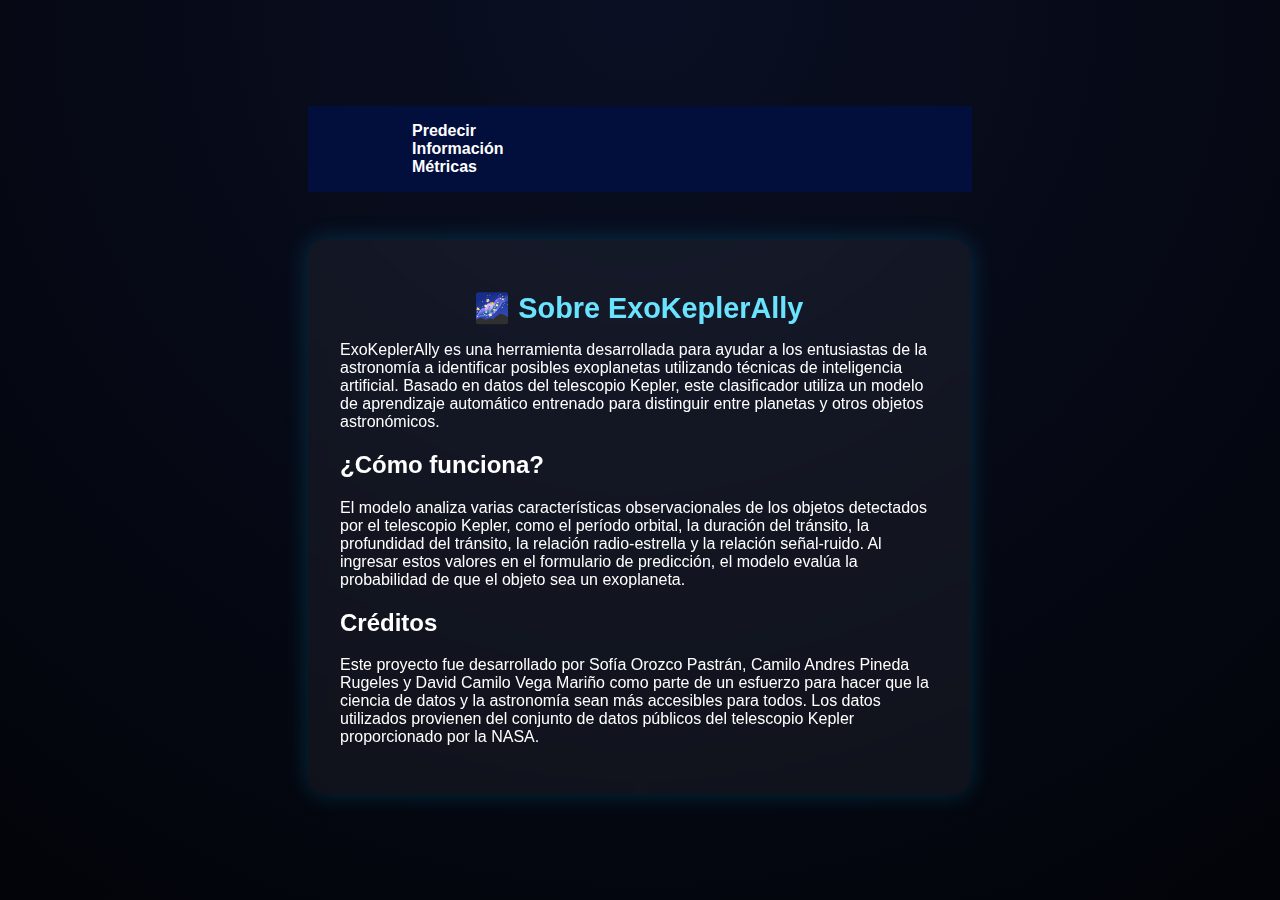
<file: info.html>
<!DOCTYPE html>
<html lang="es">
<head>
  <meta charset="UTF-8">
  <title>Info 🚀</title>
  <meta name="viewport" content="width=device-width, initial-scale=1.0, maximum-scale=1.0, user-scalable=no">
  <link rel="stylesheet" href="CSS/styles.css">
</head>
<body>
  <nav class="barra-nav">
    <ul>
      <li><a href="index.html">Predecir</a></li>
      <li><a href="info.html">Información</a></li>
      <li><a href="metricas.html">Métricas</a></li>
    </ul>
  </nav>

  <div class="container">
    <h1>🌌 Sobre ExoKeplerAlly</h1>
    <p>ExoKeplerAlly es una herramienta desarrollada para ayudar a los entusiastas de la astronomía a identificar posibles exoplanetas utilizando técnicas de inteligencia artificial. Basado en datos del telescopio Kepler, este clasificador utiliza un modelo de aprendizaje automático entrenado para distinguir entre planetas y otros objetos astronómicos.</p>

    <h2>¿Cómo funciona?</h2>
    <p>El modelo analiza varias características observacionales de los objetos detectados por el telescopio Kepler, como el período orbital, la duración del tránsito, la profundidad del tránsito, la relación radio-estrella y la relación señal-ruido. Al ingresar estos valores en el formulario de predicción, el modelo evalúa la probabilidad de que el objeto sea un exoplaneta.</p>

    <h2>Créditos</h2>
    <p>Este proyecto fue desarrollado por Sofía Orozco Pastrán, Camilo Andres Pineda Rugeles y David Camilo Vega Mariño como parte de un esfuerzo para hacer que la ciencia de datos y la astronomía sean más accesibles para todos. Los datos utilizados provienen del conjunto de datos públicos del telescopio Kepler proporcionado por la NASA.</p>
</body>
</html>
</file>
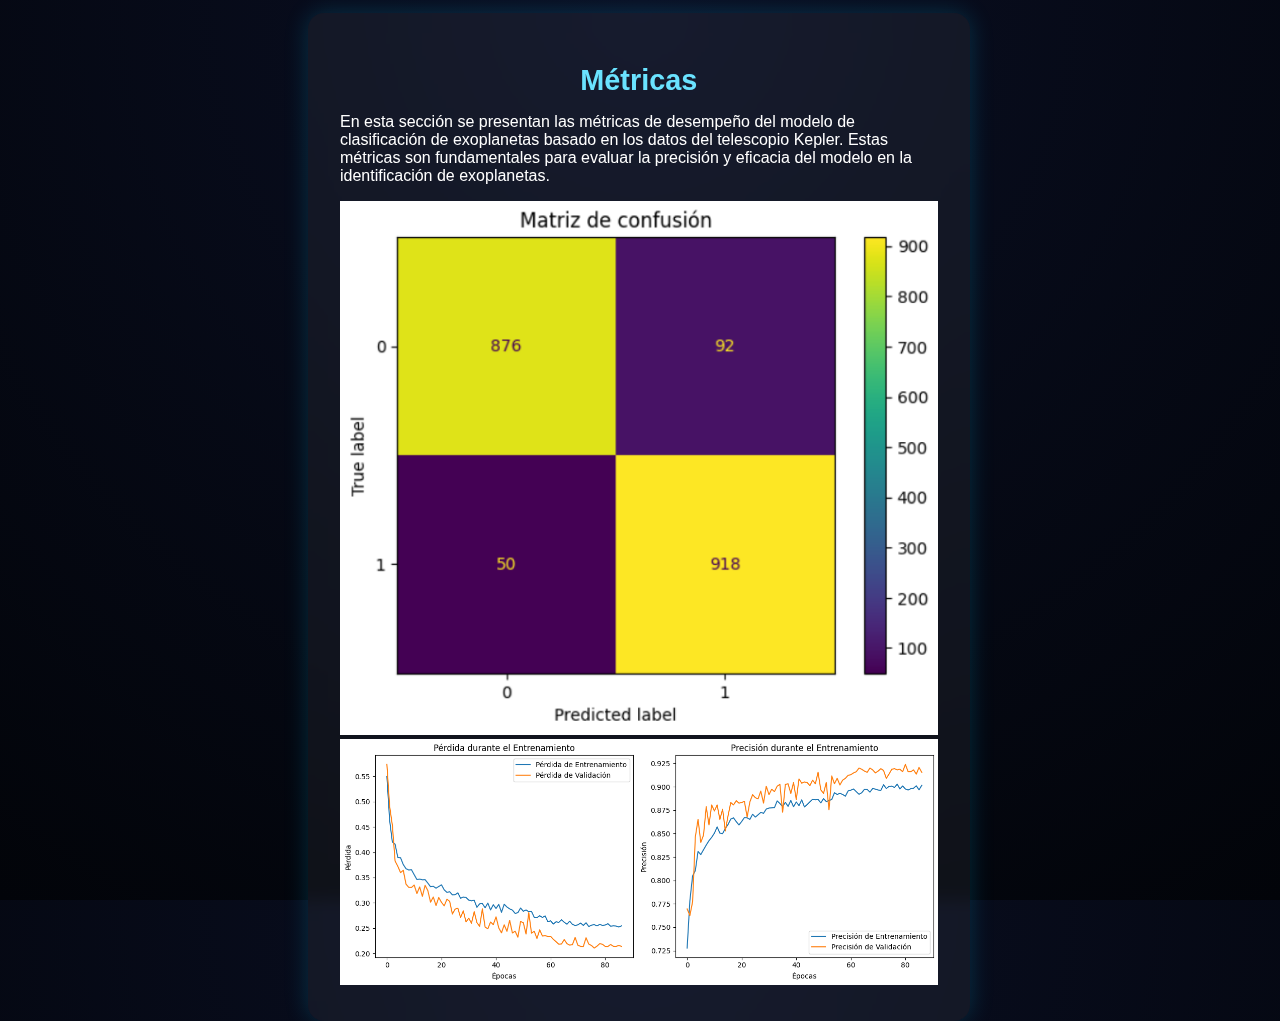
<file: metricas.html>
<!DOCTYPE html>
<html lang="es">
<head>
  <meta charset="UTF-8">
  <title>Métricas 🚀</title>
  <meta name="viewport" content="width=device-width, initial-scale=1.0, maximum-scale=1.0, user-scalable=no">
  <link rel="stylesheet" href="CSS/styles.css">
</head>
<body>
  <nav class="barra-nav">
    <ul>
      <li><a href="index.html">Predecir</a></li>
      <li><a href="info.html">Información</a></li>
      <li><a href="metricas.html">Métricas</a></li>
    </ul>
  </nav>

  <div class="container">
    <h1>Métricas</h1>
    <p>En esta sección se presentan las métricas de desempeño del modelo de clasificación de exoplanetas basado en los datos del telescopio Kepler. Estas métricas son fundamentales para evaluar la precisión y eficacia del modelo en la identificación de exoplanetas.</p>
    <img src="images/confusion_matrix.png" alt="Métricas del modelo de clasificación de exoplanetas" style="max-width: 100%; height: auto;">
    <img src="images/Graficas.png" alt="Gráficas de desempeño del modelo" style="max-width: 100%; height: auto;">
  </div>
</body>
</html>
</file>
<file: CSS/styles.css>
/* === Reset básico === */
body {
  margin: 0;
  padding: 0;
  font-family: "Poppins", sans-serif;
  background: radial-gradient(circle at top, #0a0f23 0%, #020409 100%);
  color: #fff;
  height: 100vh;
  overflow-y: auto;
  display: flex;
  justify-content: center;
  align-items: flex-start;
  flex-direction: column;
  justify-self: center;
}

/* === Contenedor general === */
.container {
  background: rgba(255, 255, 255, 0.05);
  backdrop-filter: blur(8px);
  padding: 2rem;
  border-radius: 16px;
  margin-top: 3rem;
  width: 90%;
  max-width: 600px;
  box-shadow: 0 0 25px rgba(0, 200, 255, 0.2);
}

/* === Título === */
h1 {
  text-align: center;
  margin-bottom: 1rem;
  font-size: 1.8rem;
  color: #6ae3ff;
}

/* === Formulario === */
form {
  display: flex;
  flex-direction: column;
  gap: 0.6rem;  
}

/* === Inputs y etiquetas === */
label {
  font-weight: 500;
  margin-top: 0.4rem;
  color: #b5e9ff;
}

input {
  width: 100%;
  padding: 0.4rem 0.6rem;
  border: none;
  border-radius: 8px;
  background: rgba(255, 255, 255, 0.1);
  color: #fff;
  outline: none;
}

/* === Botón === */
button {
  margin-top: 1rem;
  padding: 0.6rem 1rem;
  border: none;
  border-radius: 8px;
  background: linear-gradient(90deg, #0077ff, #00e0ff);
  color: white;
  font-weight: 600;
  cursor: pointer;
  transition: 0.2s;
}

button:hover {
  transform: scale(1.05);
  background: linear-gradient(90deg, #00e0ff, #0077ff);
}

/* === Resultado === */
#resultado {
  margin-top: 1rem;
  text-align: center;
  font-size: 1.1rem;
  color: #9df0ff;
}

nav {
  display: flex;
  flex-direction: row;
  background-color: #020e3b;
  width: 100%;
}

a {
  text-decoration: none;
  color:white
}

li {
  list-style: none;
  margin-left: 4rem;
  font-weight: 600;
}

a:hover {
  color: #6ae3ff;
}

/* === Para pantallas grandes (tablets y móviles grandes) === */
@media (max-width: 900px) {

  body {
    width: 100%;;
  }
  .container {
    padding: 1.8rem 2rem; /* un poco más aire */
  }

  h1 {
    padding: 0.3rem 0.4rem;
  }

  label, p, #resultado {
    padding-left: 0.4rem;
    padding-right: 0.4rem;
  }

  input, button {
    margin-top: 0.3rem;
    margin-bottom: 0.5rem;
  }
}

/* === Para móviles medianos (POCO X7 Pro, X3 GT, etc.) === */
@media (max-width: 600px) {
    body {
    width: 100%;;
  }
  .container {
    padding: 1.5rem 1.6rem;
  }

  h1 {
    padding: 0.25rem 0.3rem;
  }

  label, p, #resultado {
    padding-left: 0.3rem;
    padding-right: 0.3rem;
  }

  input, button {
    margin-top: 0.25rem;
    margin-bottom: 0.4rem;
  }
}

/* === Para pantallas muy pequeñas (<400px) === */
@media (max-width: 400px) {
    body {
    width: 100%;;
  }
  .container {
    padding: 1.2rem 1.3rem;
  }

  h1 {
    padding: 0.2rem 0.3rem;
  }

  label, p, #resultado {
    padding-left: 0.25rem;
    padding-right: 0.25rem;
  }

  input, button {
    margin-top: 0.2rem;
    margin-bottom: 0.3rem;
  }
}
</file>
